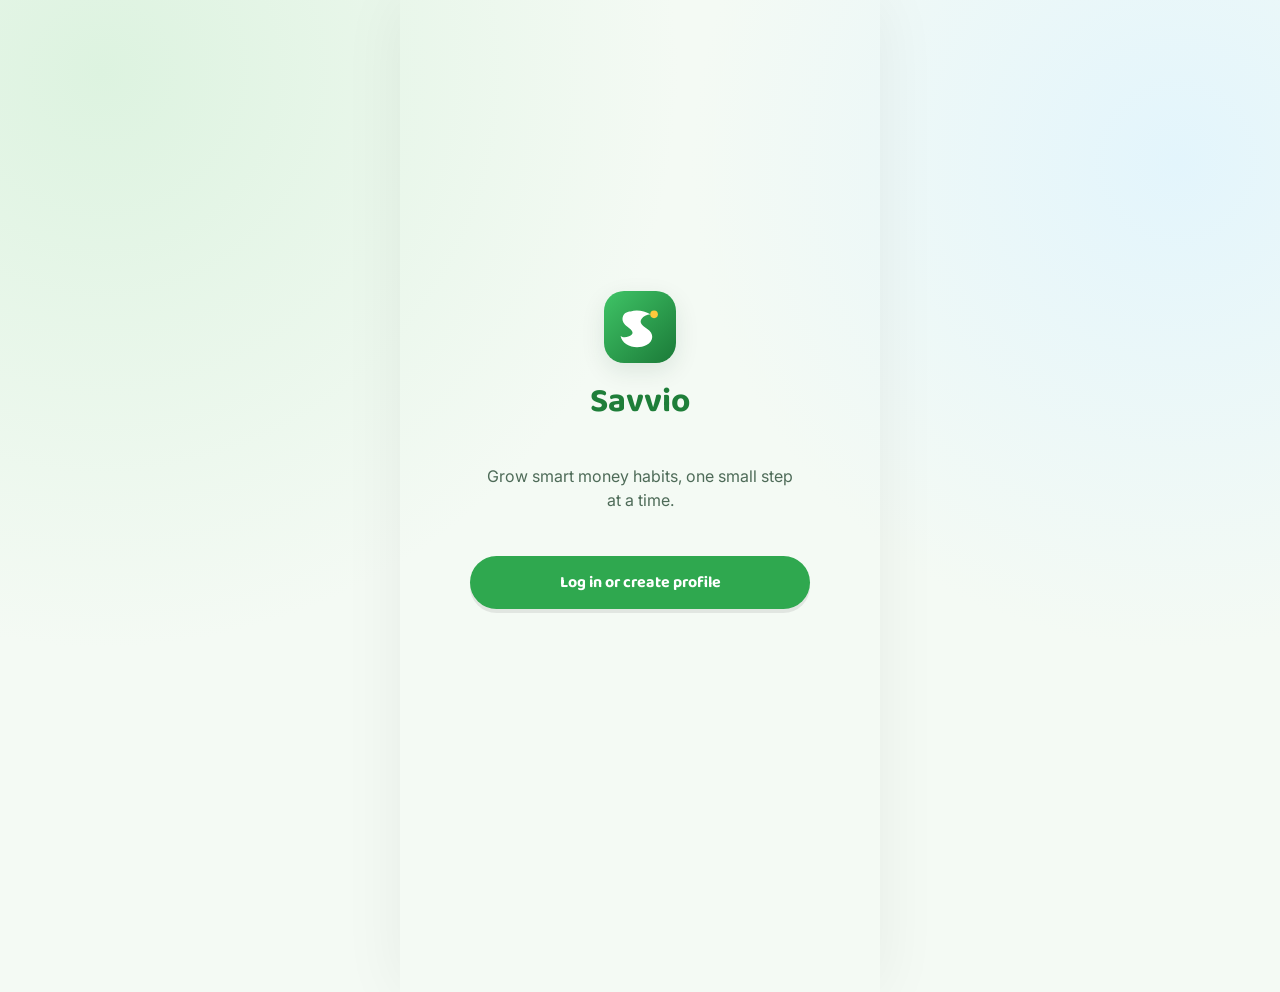
<file: index.html>
<!DOCTYPE html>
<html lang="en">
<head>
<meta charset="UTF-8" />
<meta name="viewport" content="width=device-width, initial-scale=1.0, viewport-fit=cover" />
<title>Savvio — Grow Your Money Skills</title>
<meta name="description" content="A friendly financial literacy app for kids and teens: savings goals, budgeting, lessons, quizzes, chores and rewards." />
<meta name="theme-color" content="#2FA84F" />

<!-- PWA / installability -->
<link rel="manifest" href="manifest.json" />
<meta name="mobile-web-app-capable" content="yes" />
<meta name="apple-mobile-web-app-capable" content="yes" />
<meta name="apple-mobile-web-app-status-bar-style" content="default" />
<meta name="apple-mobile-web-app-title" content="Savvio" />
<link rel="apple-touch-icon" href="assets/icons/icon-180.png" />

<!-- Icons -->
<link rel="icon" type="image/svg+xml" href="assets/logo.svg" />
<link rel="icon" type="image/png" sizes="32x32" href="assets/icons/icon-32.png" />
<link rel="icon" type="image/png" sizes="16x16" href="assets/icons/icon-16.png" />

<link rel="preconnect" href="https://fonts.googleapis.com">
<link rel="preconnect" href="https://fonts.gstatic.com" crossorigin>
<link href="https://fonts.googleapis.com/css2?family=Baloo+2:wght@500;700;800&family=Inter:wght@400;500;600;700&display=swap" rel="stylesheet">
<link rel="stylesheet" href="css/style.css?v=2026070403" />
</head>
<body>
<div id="app" role="main" aria-live="polite"></div>

<script src="data/tips.js?v=2026070403"></script>
<script src="data/quiz.js?v=2026070403"></script>
<script src="data/lessons.js?v=2026070403"></script>
<script src="data/challenges.js?v=2026070403"></script>
<script src="data/games.js?v=2026070403"></script>
<script src="js/storage.js?v=2026070403"></script>
<script src="js/cloud.js?v=2026070403"></script>
<script src="js/app.js?v=2026070403"></script>

<script>
  // Registers the service worker so Savvio installs cleanly (Add to Home
  // Screen / TWA) and works offline after the first visit. Safe to no-op
  // on browsers without support.
  if ("serviceWorker" in navigator) {
    window.addEventListener("load", () => {
      navigator.serviceWorker.register("service-worker.js").catch(() => {});
    });
  }
</script>
</body>
</html>
</file>
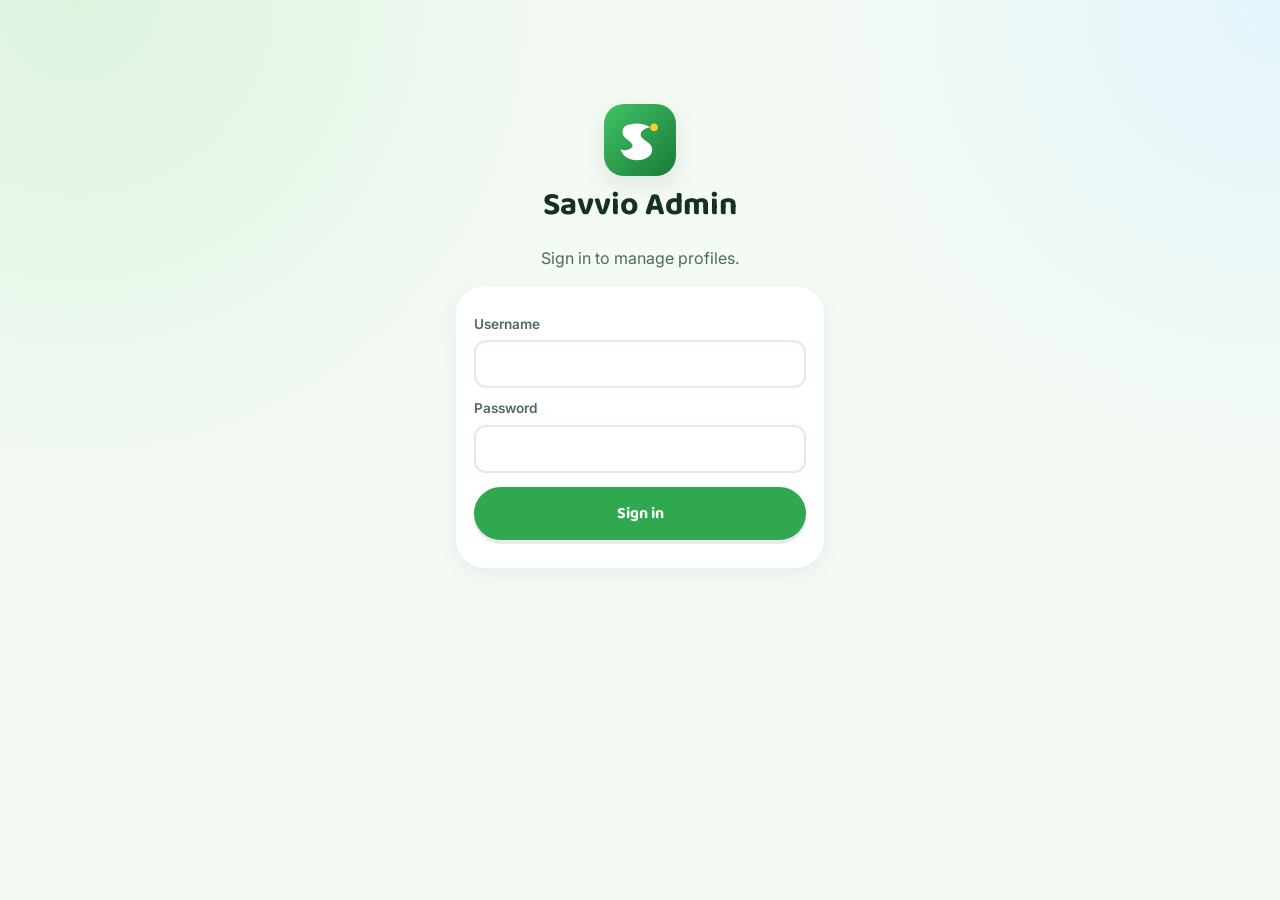
<file: admin/admin.html>
<!DOCTYPE html>
<html lang="en">
<head>
<meta charset="UTF-8" />
<meta name="viewport" content="width=device-width, initial-scale=1.0" />
<title>Savvio Admin</title>
<meta name="robots" content="noindex, nofollow" />
<link rel="icon" type="image/svg+xml" href="../assets/logo.svg" />
<link rel="preconnect" href="https://fonts.googleapis.com">
<link rel="preconnect" href="https://fonts.gstatic.com" crossorigin>
<link href="https://fonts.googleapis.com/css2?family=Baloo+2:wght@500;700;800&family=Inter:wght@400;500;600;700&display=swap" rel="stylesheet">
<link rel="stylesheet" href="../css/style.css?v=2026070403" />
<link rel="stylesheet" href="../css/admin.css?v=2026070403" />
</head>
<body class="admin-body">
<div id="admin-app"></div>

<script src="../js/cloud.js?v=2026070403"></script>
<script src="admin.js?v=2026070403"></script>
</body>
</html>
</file>
<file: css/style.css>
/* ===========================================================
   SAVVIO — a money-smart app for kids & teens
   Design tokens
   =========================================================== */
:root{
  --bg: #F4FAF4;
  --surface: #FFFFFF;
  --surface-2: #EFF9F1;
  --ink: #16321F;
  --ink-soft: #4E6B58;
  --ink-faint: #8AA396;
  --primary: #2FA84F;
  --primary-dark: #1E7E39;
  --primary-tint: #DDF3E0;
  --gold: #FFC93C;
  --gold-dark: #E6A800;
  --coral: #FF6F59;
  --coral-dark: #E5533D;
  --sky: #4FB6E0;
  --sky-tint: #E3F5FC;
  --danger: #E5484D;
  --border: #DCEFE0;
  --shadow: rgba(22,54,37,0.10);
  --shadow-soft: rgba(22,54,37,0.06);

  --font-display: "Baloo 2", "Fredoka", ui-rounded, sans-serif;
  --font-body: "Inter", -apple-system, BlinkMacSystemFont, sans-serif;

  --radius-lg: 28px;
  --radius-md: 18px;
  --radius-sm: 12px;
  --radius-pill: 999px;
}

*{ box-sizing: border-box; }
html,body{ height:100%; }
body{
  margin:0;
  background: var(--bg);
  background-image:
    radial-gradient(circle at 8% 8%, var(--primary-tint) 0%, transparent 40%),
    radial-gradient(circle at 92% 18%, var(--sky-tint) 0%, transparent 35%);
  background-attachment: fixed;
  color: var(--ink);
  font-family: var(--font-body);
  font-size: 16px;
  line-height: 1.5;
  -webkit-font-smoothing: antialiased;
}

h1,h2,h3,h4{
  font-family: var(--font-display);
  font-weight: 700;
  color: var(--ink);
  margin: 0 0 6px;
}

a{ color: inherit; }

button{ font-family: var(--font-body); cursor:pointer; }

/* Focus visibility for accessibility */
button:focus-visible, input:focus-visible, select:focus-visible, [tabindex]:focus-visible{
  outline: 3px solid var(--sky);
  outline-offset: 2px;
}

@media (prefers-reduced-motion: reduce){
  *{ animation-duration: 0.001ms !important; transition-duration: 0.001ms !important; }
}

.sr-only{
  position:absolute; width:1px; height:1px; padding:0; margin:-1px;
  overflow:hidden; clip:rect(0,0,0,0); white-space:nowrap; border:0;
}

/* ===========================================================
   App shell
   =========================================================== */
#app{
  max-width: 480px;
  margin: 0 auto;
  min-height: 100vh;
  padding-bottom: 92px;
  position: relative;
}

.screen{
  padding: 20px 18px 12px;
  animation: fadeSlideUp .35s ease both;
}
@keyframes fadeSlideUp{
  from{ opacity:0; transform: translateY(10px); }
  to{ opacity:1; transform: translateY(0); }
}

/* Top bar */
.topbar{
  display:flex; align-items:center; justify-content:space-between;
  padding: 14px 18px 4px;
  position: sticky; top:0; z-index: 20;
  background: linear-gradient(var(--bg) 78%, transparent);
}
.topbar .brand{
  display:flex; align-items:center; gap:8px;
  font-family: var(--font-display); font-weight:700; font-size:1.15rem; color: var(--primary-dark);
}
.topbar .brand .leaf{ font-size:1.3rem; }
.brand-logo{ width:28px; height:28px; border-radius:9px; display:block; }
.brand-logo-lg{ width:72px; height:72px; border-radius:20px; box-shadow: 0 8px 24px var(--shadow); }

.locked-screen{ text-align:center; }
.locked-screen .lock-icon{ font-size:3.4rem; }
.locked-screen .card{ text-align:left; margin-top:14px; }
.status-pill{ font-size:.65rem; font-weight:800; text-transform:uppercase; padding:3px 10px; border-radius: var(--radius-pill); letter-spacing:.03em; }
.status-pending{ background:#FFF1DE; color:#8A5A00; }
.status-active{ background: var(--primary-tint); color: var(--primary-dark); }
.status-locked{ background:#FDE4E4; color: var(--danger); }
.status-rejected{ background:#F1EAF7; color:#6B3FA0; }
.topbar .icon-btn{
  background: var(--surface); border:1px solid var(--border);
  width:40px; height:40px; border-radius: var(--radius-pill);
  display:flex; align-items:center; justify-content:center;
  font-size:1.1rem; box-shadow: 0 2px 6px var(--shadow-soft);
}

/* Bottom nav */
.bottomnav{
  position: fixed; left:50%; transform: translateX(-50%); bottom: 12px;
  width: calc(100% - 24px); max-width: 456px;
  background: var(--surface);
  border-radius: var(--radius-lg);
  box-shadow: 0 10px 30px var(--shadow);
  display:flex; justify-content: space-around;
  padding: 8px 4px;
  z-index: 30;
}
.bottomnav button{
  background:none; border:none; flex:1;
  display:flex; flex-direction:column; align-items:center; gap:2px;
  padding:8px 2px; border-radius: var(--radius-md);
  color: var(--ink-faint); font-size: .68rem; font-weight:600;
}
.bottomnav button .icon{ font-size:1.25rem; }
.bottomnav button.active{ color: var(--primary-dark); background: var(--primary-tint); }

/* ===========================================================
   Cards & buttons
   =========================================================== */
.card{
  background: var(--surface);
  border-radius: var(--radius-lg);
  padding: 18px;
  box-shadow: 0 6px 20px var(--shadow-soft);
  margin-bottom: 14px;
}
.card-flat{
  background: var(--surface-2);
  border-radius: var(--radius-md);
  padding: 14px 16px;
  margin-bottom: 10px;
}

.btn{
  display:inline-flex; align-items:center; justify-content:center; gap:8px;
  border:none; border-radius: var(--radius-pill);
  font-weight: 700; font-family: var(--font-display);
  padding: 14px 22px; font-size: 1rem;
  transition: transform .12s ease, box-shadow .12s ease;
  box-shadow: 0 4px 0 rgba(0,0,0,0.08);
}
.btn:active{ transform: translateY(2px); box-shadow: 0 2px 0 rgba(0,0,0,0.08); }
.btn-primary{ background: var(--primary); color:#fff; }
.btn-primary:hover{ background: var(--primary-dark); }
.btn-coral{ background: var(--coral); color:#fff; }
.btn-coral:hover{ background: var(--coral-dark); }
.btn-gold{ background: var(--gold); color: #4A3300; }
.btn-outline{ background: transparent; border: 2px solid var(--border); color: var(--ink); box-shadow:none; }
.btn-outline:active{ box-shadow:none; }
.btn-block{ width:100%; }
.btn-sm{ padding: 8px 14px; font-size: .82rem; box-shadow:none; }
.btn-icon{
  width: 44px; height:44px; border-radius: var(--radius-pill); padding:0; box-shadow:none;
  background: var(--surface-2); color: var(--ink-soft);
}
.btn:disabled{ opacity:.5; cursor: not-allowed; }

/* ===========================================================
   Forms
   =========================================================== */
label{ font-weight:600; font-size:.85rem; color: var(--ink-soft); display:block; margin: 10px 0 6px; }
input[type=text], input[type=number], input[type=date], input[type=password], input[type=email], select, textarea{
  width:100%; padding: 12px 14px; border-radius: var(--radius-sm);
  border: 2px solid var(--border); background: var(--surface); color: var(--ink);
  font-family: var(--font-body); font-size: 1rem;
}
textarea{ resize: vertical; min-height: 70px; }
input:focus, select:focus, textarea:focus{ border-color: var(--primary); }
.field-row{ display:flex; gap:10px; }
.field-row > *{ flex:1; }

.pin-dots{ display:flex; gap:14px; justify-content:center; margin: 18px 0; }
.pin-dots span{
  width:16px; height:16px; border-radius:50%; border:2px solid var(--primary);
  display:inline-block; background: transparent;
}
.pin-dots span.filled{ background: var(--primary); }
.pin-pad{ display:grid; grid-template-columns: repeat(3,1fr); gap:12px; max-width: 280px; margin: 0 auto; }
.pin-pad button{
  aspect-ratio: 1; border-radius:50%; border:none; background: var(--surface);
  box-shadow: 0 3px 10px var(--shadow-soft); font-size:1.3rem; font-weight:700; color: var(--ink);
}
.pin-pad button:active{ background: var(--primary-tint); }

/* ===========================================================
   Onboarding / Splash
   =========================================================== */
.splash{
  min-height: 100vh; display:flex; flex-direction:column; align-items:center; justify-content:center;
  text-align:center; padding: 32px 24px; gap: 14px;
}
.splash .plant-hero{ margin-bottom: 6px; }
.splash h1{ font-size: 2.1rem; color: var(--primary-dark); }
.splash p{ color: var(--ink-soft); max-width: 320px; }

.avatar-grid{ display:grid; grid-template-columns: repeat(4,1fr); gap:10px; margin: 12px 0; }
.avatar-choice{
  aspect-ratio:1; border-radius: var(--radius-md); border:2px solid var(--border);
  background: var(--surface); display:flex; align-items:center; justify-content:center;
  font-size: 1.6rem;
}
.avatar-choice.selected{ border-color: var(--primary); background: var(--primary-tint); }

.age-toggle{ display:flex; gap:10px; }
.age-toggle button{
  flex:1; padding: 16px; border-radius: var(--radius-md); border:2px solid var(--border);
  background: var(--surface); font-family: var(--font-display); font-weight:700;
}
.age-toggle button.selected{ border-color: var(--primary); background: var(--primary-tint); color: var(--primary-dark); }

.profile-chip{
  display:flex; align-items:center; gap:12px; padding: 12px 14px; border-radius: var(--radius-md);
  background: var(--surface); box-shadow: 0 4px 14px var(--shadow-soft); margin-bottom:10px;
}
.profile-chip .av{ width:44px; height:44px; border-radius:50%; background:var(--primary-tint); display:flex; align-items:center; justify-content:center; font-size:1.3rem; }
.profile-chip .meta{ flex:1; }
.profile-chip .meta .n{ font-weight:700; }
.profile-chip .meta .s{ font-size:.78rem; color: var(--ink-faint); }

/* ===========================================================
   Dashboard
   =========================================================== */
.greeting{ margin-bottom: 6px; }
.greeting .hello{ font-size:1.5rem; }
.greeting .sub{ color: var(--ink-soft); font-size:.92rem; }

.stat-row{ display:flex; gap:10px; margin: 14px 0; }
.stat-pill{
  flex:1; background: var(--surface); border-radius: var(--radius-md);
  padding: 12px; text-align:center; box-shadow: 0 4px 14px var(--shadow-soft);
}
.stat-pill .val{ font-family: var(--font-display); font-size:1.3rem; color: var(--primary-dark); }
.stat-pill .lbl{ font-size:.68rem; color: var(--ink-faint); text-transform:uppercase; letter-spacing:.04em; }

.plant-card{
  background: linear-gradient(160deg, var(--primary-tint), var(--surface));
  text-align:center; position:relative; overflow:hidden;
}
.plant-card .level-name{ font-family: var(--font-display); color: var(--primary-dark); font-size:1.2rem; }
.plant-card .xp-bar-wrap{ margin-top:10px; }

.xp-bar{ height:14px; background: var(--surface-2); border-radius: var(--radius-pill); overflow:hidden; border:1px solid var(--border); }
.xp-bar-fill{ height:100%; background: linear-gradient(90deg, var(--gold), var(--primary)); border-radius: var(--radius-pill); transition: width .5s ease; }
.xp-bar-caption{ font-size:.72rem; color: var(--ink-faint); margin-top:4px; }

.tip-card{ background: var(--sky-tint); border: 1px dashed var(--sky); }
.tip-card .eyebrow{ font-size:.7rem; font-weight:700; color:#2E7E9E; text-transform:uppercase; letter-spacing:.05em; }

.quick-actions{ display:grid; grid-template-columns: repeat(4,1fr); gap:10px; margin: 6px 0 16px; }
.quick-actions button{
  background: var(--surface); border:none; border-radius: var(--radius-md);
  padding: 12px 4px; box-shadow: 0 4px 14px var(--shadow-soft);
  display:flex; flex-direction:column; align-items:center; gap:6px; font-size:.68rem; font-weight:700; color: var(--ink-soft);
}
.quick-actions .icon{ font-size:1.4rem; }

.section-head{ display:flex; align-items:baseline; justify-content:space-between; margin: 18px 0 8px; }
.section-head h2{ font-size:1.05rem; }
.section-head .link{ font-size:.8rem; font-weight:700; color: var(--primary-dark); background:none; border:none; }

/* ===========================================================
   Progress bars / goals
   =========================================================== */
.progress-track{ height:12px; background: var(--surface-2); border-radius: var(--radius-pill); overflow:hidden; border: 1px solid var(--border); }
.progress-fill{ height:100%; background: var(--primary); border-radius: var(--radius-pill); transition: width .4s ease; }
.progress-fill.coral{ background: var(--coral); }
.progress-fill.gold{ background: var(--gold); }

.goal-card .top-row{ display:flex; justify-content:space-between; align-items:flex-start; }
.goal-card .amount{ font-family: var(--font-display); font-size:1.05rem; color: var(--primary-dark); }
.goal-card .pct{ font-size:.75rem; color: var(--ink-faint); margin-top:6px; }
.goal-card .actions{ display:flex; gap:8px; margin-top:12px; }
.goal-card.done{ opacity:.75; }
.badge-pill{
  font-size:.68rem; font-weight:700; padding: 3px 10px; border-radius: var(--radius-pill);
  background: var(--gold); color:#4A3300;
}
.badge-pill.grey{ background:var(--surface-2); color:var(--ink-faint); }

.empty-state{
  text-align:center; padding: 34px 18px; color: var(--ink-soft);
}
.empty-state .emoji{ font-size:2.4rem; display:block; margin-bottom:8px; }

/* ===========================================================
   Budget
   =========================================================== */
.budget-summary{ display:flex; gap:10px; }
.budget-summary .box{ flex:1; text-align:center; }
.budget-summary .box .v{ font-family: var(--font-display); font-size:1.15rem; }
.budget-summary .box.income .v{ color: var(--primary-dark); }
.budget-summary .box.expense .v{ color: var(--coral-dark); }
.budget-summary .box.remaining .v{ color: var(--gold-dark); }
.budget-summary .box .l{ font-size:.68rem; color: var(--ink-faint); text-transform:uppercase; }

.health-msg{
  margin-top: 12px; padding: 10px 14px; border-radius: var(--radius-md);
  font-size: .85rem; font-weight:600; text-align:center;
}
.health-msg.good{ background: var(--primary-tint); color: var(--primary-dark); }
.health-msg.warn{ background: #FFF1DE; color: #8A5A00; }
.health-msg.bad{ background: #FDE4E4; color: var(--danger); }

.tab-row{ display:flex; gap:8px; margin: 12px 0; }
.tab-row button{
  flex:1; padding: 10px; border-radius: var(--radius-pill); border: 2px solid var(--border);
  background: var(--surface); font-weight:700; font-size:.82rem; color: var(--ink-soft);
}
.tab-row button.active{ border-color: var(--primary); background: var(--primary); color:#fff; }

.txn-row{
  display:flex; align-items:center; gap:10px; padding: 10px 4px; border-bottom: 1px solid var(--border);
}
.txn-row:last-child{ border-bottom:none; }
.txn-row .cat-icon{
  width:36px; height:36px; border-radius:50%; background: var(--surface-2);
  display:flex; align-items:center; justify-content:center; font-size:1.1rem; flex-shrink:0;
}
.txn-row .meta{ flex:1; }
.txn-row .meta .c{ font-weight:700; font-size:.88rem; }
.txn-row .meta .d{ font-size:.72rem; color: var(--ink-faint); }
.txn-row .amt{ font-weight:700; font-family: var(--font-display); }
.txn-row .amt.pos{ color: var(--primary-dark); }
.txn-row .amt.neg{ color: var(--coral-dark); }
.txn-row .del{ background:none; border:none; color: var(--ink-faint); font-size:1rem; padding:4px; }

.category-pick{ display:grid; grid-template-columns: repeat(4,1fr); gap:8px; }
.category-pick button{
  border:2px solid var(--border); background:var(--surface); border-radius: var(--radius-md);
  padding: 10px 4px; display:flex; flex-direction:column; align-items:center; gap:4px; font-size:.65rem; font-weight:700; color: var(--ink-soft);
}
.category-pick button.selected{ border-color: var(--primary); background: var(--primary-tint); color: var(--primary-dark); }

.bar-chart{ display:flex; align-items:flex-end; gap:8px; height:120px; margin-top:10px; }
.bar-chart .bar-col{ flex:1; display:flex; flex-direction:column; align-items:center; justify-content:flex-end; gap:4px; height:100%; }
.bar-chart .bar{ width:100%; border-radius: 6px 6px 0 0; background: var(--primary); min-height:3px; }
.bar-chart .lbl{ font-size:.6rem; color: var(--ink-faint); }

/* ===========================================================
   Lessons & Quiz
   =========================================================== */
.lesson-card{ display:flex; gap:12px; align-items:center; }
.lesson-card .ico{
  width:52px; height:52px; border-radius: var(--radius-md); background: var(--primary-tint);
  display:flex; align-items:center; justify-content:center; font-size:1.5rem; flex-shrink:0;
}
.lesson-card .meta{ flex:1; }
.lesson-card .meta h3{ font-size:.98rem; margin-bottom:2px; }
.lesson-card .meta p{ font-size:.78rem; color:var(--ink-faint); margin:0; }
.lesson-card .check{ font-size:1.3rem; color: var(--primary); }

.lesson-detail h2{ font-size:1.3rem; }
.lesson-detail .section-block{ margin: 16px 0; }
.lesson-detail .section-block h3{ font-size:1rem; color: var(--primary-dark); }
.lesson-detail .section-block p{ color: var(--ink); font-size:.94rem; }

.quiz-progress{ font-size:.78rem; color: var(--ink-faint); margin-bottom:8px; text-align:center; }
.quiz-q{ font-family: var(--font-display); font-size:1.15rem; margin: 10px 0 18px; text-align:center; }
.quiz-opt{
  display:block; width:100%; text-align:left; padding: 14px 16px; margin-bottom:10px;
  border-radius: var(--radius-md); border: 2px solid var(--border); background: var(--surface); font-size:.95rem; font-weight:600;
}
.quiz-opt.correct{ border-color: var(--primary); background: var(--primary-tint); }
.quiz-opt.wrong{ border-color: var(--danger); background: #FDE4E4; }
.quiz-opt:disabled{ opacity:.85; }
.quiz-explain{ background: var(--sky-tint); border-radius: var(--radius-md); padding: 12px 14px; font-size:.85rem; margin-top:6px; }
.quiz-result{ text-align:center; padding: 20px 0; }
.quiz-result .big{ font-family: var(--font-display); font-size:2.6rem; color: var(--primary-dark); }

.diff-pill{ font-size:.62rem; font-weight:800; text-transform:uppercase; padding:2px 9px; border-radius: var(--radius-pill); }
.diff-easy{ background: var(--primary-tint); color: var(--primary-dark); }
.diff-medium{ background: #FFF1DE; color:#8A5A00; }
.diff-hard{ background:#FDE4E4; color: var(--danger); }

/* ===========================================================
   Rewards
   =========================================================== */
.badge-grid{ display:grid; grid-template-columns: repeat(3,1fr); gap:12px; }
.badge-item{ text-align:center; padding: 12px 6px; border-radius: var(--radius-md); background: var(--surface); box-shadow: 0 4px 14px var(--shadow-soft); }
.badge-item .ic{ font-size:1.8rem; }
.badge-item .n{ font-size:.68rem; font-weight:700; margin-top:4px; }
.badge-item.locked{ opacity:.35; }

/* Profile */
.profile-hero{ text-align:center; padding: 20px 0; }
.profile-hero .av-big{ width:84px; height:84px; border-radius:50%; background: var(--primary-tint); display:flex; align-items:center; justify-content:center; font-size:2.4rem; margin: 0 auto 10px; }

.toast{
  position: fixed; left:50%; bottom: 96px; transform: translateX(-50%);
  background: var(--ink); color:#fff; padding: 10px 18px; border-radius: var(--radius-pill);
  font-size: .85rem; font-weight:600; z-index: 60; box-shadow: 0 8px 24px rgba(0,0,0,.25);
  animation: toastIn .25s ease both;
}
@keyframes toastIn{ from{ opacity:0; transform: translate(-50%, 10px);} to{ opacity:1; transform: translate(-50%,0);} }

.modal-backdrop{
  position: fixed; inset:0; background: rgba(22,54,37,.45); z-index: 50;
  display:flex; align-items:flex-end; justify-content:center;
}
.modal-sheet{
  background: var(--surface); width:100%; max-width: 480px; border-radius: 24px 24px 0 0;
  padding: 20px 18px 28px; max-height: 85vh; overflow-y:auto;
  animation: sheetUp .28s ease both;
}
@keyframes sheetUp{ from{ transform: translateY(100%);} to{ transform: translateY(0);} }
.modal-sheet .modal-head{ display:flex; justify-content:space-between; align-items:center; margin-bottom: 10px; }
.modal-sheet .close-x{ background:none; border:none; font-size:1.3rem; color: var(--ink-faint); }

@media (min-width: 480px){
  body{ background-color: var(--bg); }
  #app{ box-shadow: 0 0 60px rgba(0,0,0,.06); }
}

/* ===========================================================
   Accessibility: Dark mode + Large text
   =========================================================== */
body.dark{
  --bg: #12201A;
  --surface: #1A2E24;
  --surface-2: #20382C;
  --ink: #EAF3ED;
  --ink-soft: #B7CBBE;
  --ink-faint: #7E9689;
  --primary-tint: #1F4531;
  --border: #2A4636;
  --shadow: rgba(0,0,0,0.35);
  --shadow-soft: rgba(0,0,0,0.25);
  --sky-tint: #16303D;
}
body.dark{ background-image: none; }
body.large-text{ font-size: 18px; }
body.large-text .btn{ font-size: 1.08rem; }
body.large-text h1{ font-size: 2.4rem; }

/* ===========================================================
   Money Coach & Habit Tracker (Dashboard)
   =========================================================== */
.coach-card{ background: linear-gradient(160deg, #E9F6FB, var(--surface)); border:1px dashed var(--sky); }
.habit-list{ display:flex; flex-direction:column; gap:8px; }
.habit-row{
  display:flex; align-items:center; gap:10px; padding:10px 12px; border-radius: var(--radius-md);
  background: var(--surface-2); cursor:pointer; border:2px solid transparent;
}
.habit-row.done{ border-color: var(--primary); background: var(--primary-tint); }
.habit-row .check-circle{
  width:24px; height:24px; border-radius:50%; border:2px solid var(--primary); flex-shrink:0;
  display:flex; align-items:center; justify-content:center; font-size:.8rem; color: var(--primary);
}
.habit-row.done .check-circle{ background: var(--primary); color:#fff; }
.habit-row .label{ font-size:.88rem; font-weight:600; }

/* ===========================================================
   Quick Games (Wants vs Needs / Scam Spotter)
   =========================================================== */
.game-card{ text-align:center; }
.game-emoji{ font-size:3.4rem; margin: 8px 0; }
.game-label{ font-family: var(--font-display); font-size:1.1rem; margin-bottom: 18px; }
.game-choices{ display:flex; gap:12px; }
.game-choices button{ flex:1; padding: 16px 8px; border-radius: var(--radius-md); border:2px solid var(--border); background: var(--surface); font-family: var(--font-display); font-weight:700; font-size:1rem; }
.game-choices button.correct{ border-color: var(--primary); background: var(--primary-tint); color: var(--primary-dark); }
.game-choices button.wrong{ border-color: var(--danger); background:#FDE4E4; color: var(--danger); }
.game-explain{ background: var(--sky-tint); border-radius: var(--radius-md); padding: 12px 14px; font-size:.85rem; margin-top:14px; text-align:left; }
.game-score{ font-size:.8rem; color: var(--ink-faint); margin-bottom:6px; }
.game-mode-pick{ display:flex; gap:10px; }
.game-mode-pick .card{ flex:1; text-align:center; cursor:pointer; }
.game-mode-pick .card .ic{ font-size:2rem; }

/* ===========================================================
   Challenges
   =========================================================== */
.challenge-card .top-row{ display:flex; justify-content:space-between; align-items:flex-start; gap:8px; }
.challenge-card .ic{ font-size:1.8rem; }
.challenge-card .xp-tag{ font-size:.68rem; font-weight:800; color: var(--gold-dark); background:#FFF6DC; padding:2px 9px; border-radius: var(--radius-pill); }

/* ===========================================================
   Calculators
   =========================================================== */
.calc-result{
  margin-top: 14px; padding: 14px; border-radius: var(--radius-md); background: var(--primary-tint);
  text-align:center;
}
.calc-result .big{ font-family: var(--font-display); font-size:1.5rem; color: var(--primary-dark); }
.calc-result .lbl{ font-size:.72rem; color: var(--ink-faint); text-transform:uppercase; }

/* ===========================================================
   Wishlist & Subscriptions
   =========================================================== */
.wish-row, .sub-row{
  display:flex; align-items:center; gap:10px; padding:12px 4px; border-bottom:1px solid var(--border);
}
.wish-row:last-child, .sub-row:last-child{ border-bottom:none; }
.wish-row .meta, .sub-row .meta{ flex:1; }
.wish-row .meta .t, .sub-row .meta .t{ font-weight:700; font-size:.9rem; }
.wish-row .meta .d, .sub-row .meta .d{ font-size:.72rem; color: var(--ink-faint); }
.wish-row .cooldown{ font-size:.68rem; padding:3px 9px; border-radius: var(--radius-pill); background:#FFF1DE; color:#8A5A00; font-weight:700; }
.wish-row .cooldown.ready{ background: var(--primary-tint); color: var(--primary-dark); }
.sub-row .cost{ font-weight:700; font-family: var(--font-display); }

/* ===========================================================
   Manage Kids leaderboard
   =========================================================== */
.kid-rank{ font-size:1.1rem; width:26px; text-align:center; flex-shrink:0; }

/* ===========================================================
   Flexi Save (digital piggy bank)
   =========================================================== */
.piggy-card{ text-align:center; background: linear-gradient(160deg, #FFF6DC, var(--surface)); }
.piggy-visual{ font-size:3.2rem; }
.piggy-total{ font-family: var(--font-display); font-size:1.8rem; color: var(--gold-dark); margin: 4px 0 10px; }
</file>
<file: css/admin.css>
/* ===========================================================
   Savvio Admin — layout styles
   Shares design tokens with css/style.css (loaded first)
   =========================================================== */

body.admin-body{
  background: var(--bg);
  background-image:
    radial-gradient(circle at 6% 0%, var(--primary-tint) 0%, transparent 35%),
    radial-gradient(circle at 100% 0%, var(--sky-tint) 0%, transparent 30%);
}

.admin-shell{ max-width: 1080px; margin: 0 auto; padding: 22px 20px 60px; }

.admin-topbar{
  display:flex; align-items:center; justify-content:space-between; margin-bottom: 20px;
}
.admin-topbar .brand{ display:flex; align-items:center; gap:10px; font-family: var(--font-display); font-weight:700; font-size:1.3rem; color: var(--primary-dark); }

.admin-login-wrap{
  max-width: 380px; margin: 8vh auto; text-align:center; padding: 10px 6px;
}
.admin-login-wrap .card{ text-align:left; }

.admin-tabs{ display:flex; gap:8px; margin-bottom: 18px; flex-wrap:wrap; }
.admin-tabs button{
  padding: 10px 18px; border-radius: var(--radius-pill); border:2px solid var(--border);
  background: var(--surface); font-weight:700; font-size:.85rem; color: var(--ink-soft);
}
.admin-tabs button.active{ background: var(--primary); border-color: var(--primary); color:#fff; }

.stat-grid{ display:grid; grid-template-columns: repeat(auto-fit,minmax(120px,1fr)); gap:12px; margin-bottom: 18px; }
.stat-grid .card{ text-align:center; margin-bottom:0; }
.stat-grid .val{ font-family: var(--font-display); font-size:1.6rem; color: var(--primary-dark); }
.stat-grid .lbl{ font-size:.72rem; color: var(--ink-faint); text-transform:uppercase; letter-spacing:.04em; }

.toolbar{ display:flex; gap:10px; margin-bottom: 14px; flex-wrap:wrap; align-items:center; }
.toolbar input[type=text]{ flex: 1 1 220px; }
.filter-chip{
  padding: 8px 14px; border-radius: var(--radius-pill); border:2px solid var(--border);
  background: var(--surface); font-size:.78rem; font-weight:700; color: var(--ink-soft);
}
.filter-chip.active{ border-color: var(--primary); background: var(--primary-tint); color: var(--primary-dark); }

.user-table{ width:100%; border-collapse: collapse; background: var(--surface); border-radius: var(--radius-lg); overflow:hidden; box-shadow: 0 6px 20px var(--shadow-soft); }
.user-table th{ text-align:left; font-size:.68rem; text-transform:uppercase; letter-spacing:.04em; color: var(--ink-faint); padding: 12px 14px; border-bottom: 1px solid var(--border); }
.user-table td{ padding: 12px 14px; border-bottom: 1px solid var(--border); font-size:.88rem; vertical-align:middle; }
.user-table tr:last-child td{ border-bottom:none; }
.user-table .who{ display:flex; align-items:center; gap:10px; }
.user-table .who .av{ width:34px; height:34px; border-radius:50%; background: var(--primary-tint); display:flex; align-items:center; justify-content:center; }
.user-table .actions{ display:flex; gap:6px; flex-wrap:wrap; }
.user-table .actions button{ padding: 6px 10px; font-size:.72rem; border-radius: var(--radius-pill); border:1px solid var(--border); background: var(--surface-2); font-weight:700; }
.user-table .actions button.danger{ color: var(--danger); border-color: #F6C6C6; }
.user-table .actions button.warn{ color: #8A5A00; border-color: #F3D9A6; }
.user-table .actions button.good{ color: var(--primary-dark); border-color: var(--border); }

.empty-row td{ text-align:center; color: var(--ink-faint); padding: 30px 14px; }

.audit-list .card-flat{ display:flex; justify-content:space-between; gap:12px; font-size:.82rem; }
.audit-list .t{ color: var(--ink-faint); font-size:.72rem; white-space:nowrap; }

@media (max-width: 720px){
  .user-table thead{ display:none; }
  .user-table, .user-table tbody, .user-table tr, .user-table td{ display:block; width:100%; }
  .user-table tr{ padding: 12px 14px; border-bottom: 1px solid var(--border); }
  .user-table td{ border:none; padding: 4px 0; }
}
</file>
